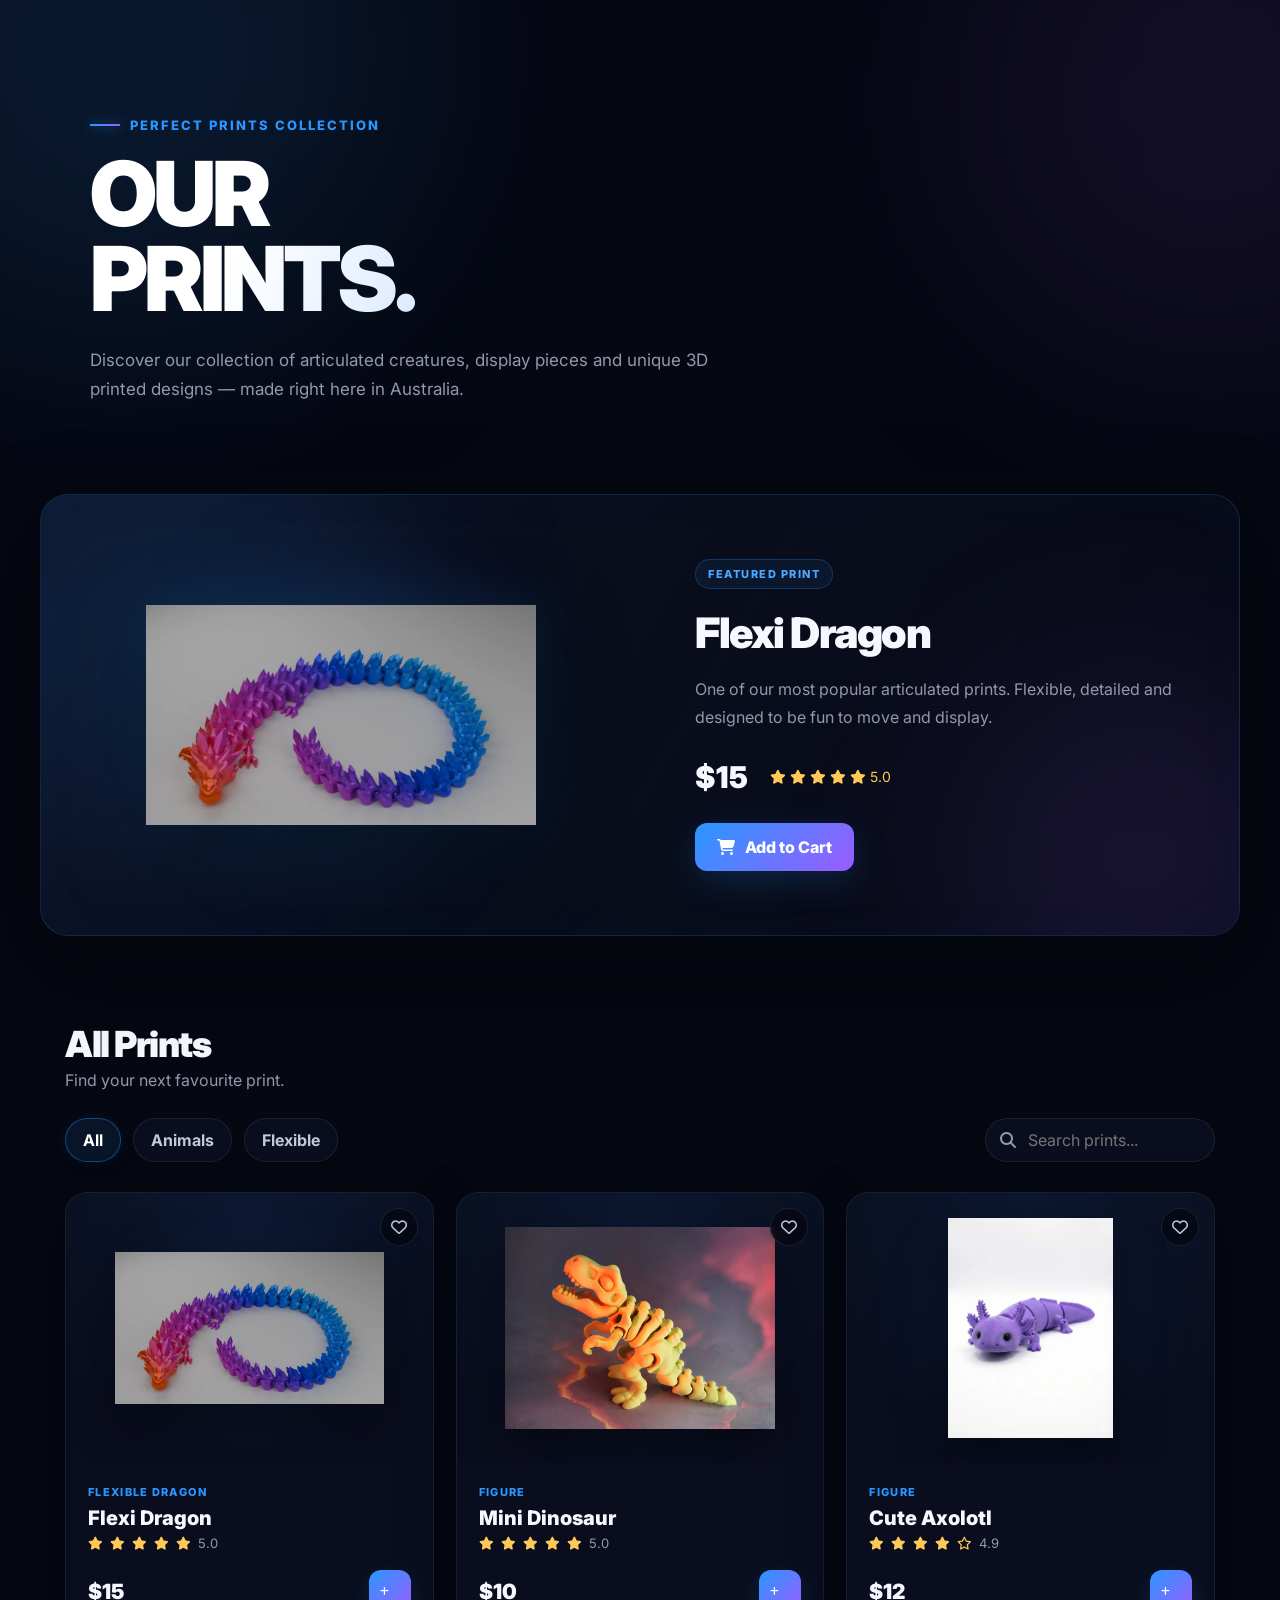
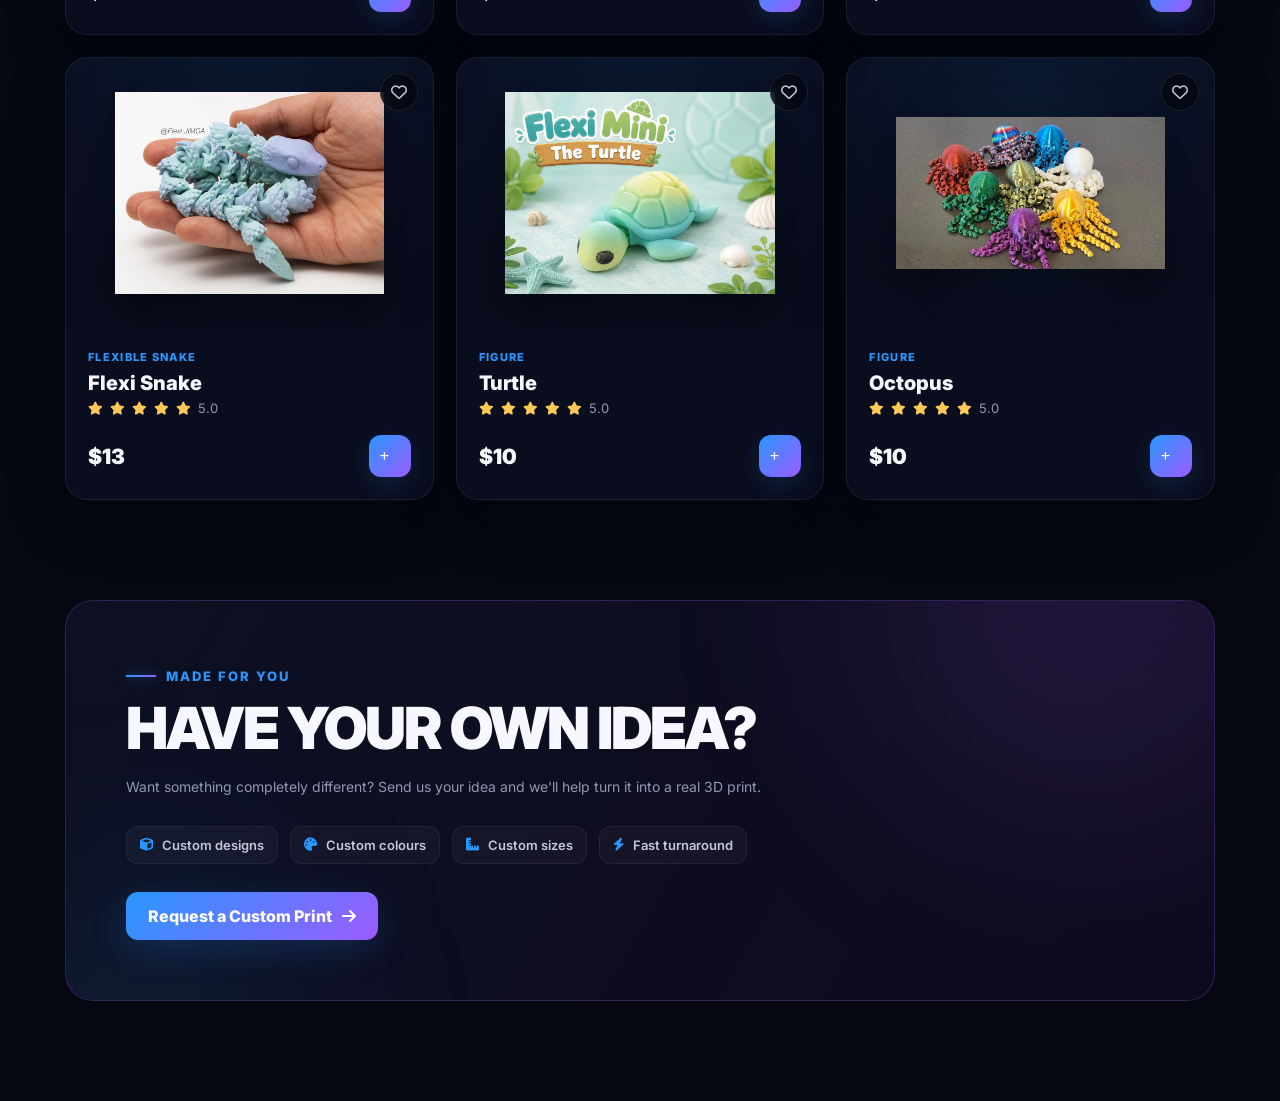
<file: products.html>
<!DOCTYPE html>
<html lang="en">
<head>
    <meta charset="UTF-8">
    <meta name="viewport" content="width=device-width, initial-scale=1.0">

    <title>Products | Perfect Prints</title>

    <link rel="preconnect" href="https://fonts.googleapis.com">
    <link rel="preconnect" href="https://fonts.gstatic.com" crossorigin>
    <link href="https://fonts.googleapis.com/css2?family=Inter:wght@400;500;600;700;800;900&display=swap" rel="stylesheet">

    <link rel="stylesheet"
          href="https://cdnjs.cloudflare.com/ajax/libs/font-awesome/6.5.2/css/all.min.css">

    <link rel="stylesheet" href="style.css">

    <style>
        /* =========================================================
           PERFECT PRINTS — PRODUCTS PAGE
           ========================================================= */

        .products-page {
            min-height: 100vh;
            padding-bottom: 100px;
        }

        /* PAGE HERO */

        .products-hero {
            position: relative;
            padding: 110px 7% 70px;
            overflow: hidden;
        }

        .products-hero::before {
            content: "";
            position: absolute;
            width: 600px;
            height: 600px;
            background: rgba(41,151,255,.12);
            filter: blur(120px);
            border-radius: 50%;
            top: -250px;
            left: -180px;
            pointer-events: none;
        }

        .products-hero::after {
            content: "";
            position: absolute;
            width: 500px;
            height: 500px;
            background: rgba(155,92,255,.10);
            filter: blur(120px);
            border-radius: 50%;
            right: -180px;
            top: -150px;
            pointer-events: none;
        }

        .products-hero-content {
            position: relative;
            z-index: 2;
            max-width: 1200px;
            margin: auto;
        }

        .products-eyebrow {
            display: inline-flex;
            align-items: center;
            gap: 10px;
            color: var(--blue);
            font-size: 13px;
            font-weight: 800;
            letter-spacing: 2px;
            text-transform: uppercase;
            margin-bottom: 18px;
        }

        .products-eyebrow::before {
            content: "";
            width: 30px;
            height: 2px;
            background: linear-gradient(
                90deg,
                var(--blue),
                var(--purple)
            );
            box-shadow: 0 0 12px rgba(41,151,255,.7);
        }

        .products-title {
            font-size: clamp(48px, 7vw, 92px);
            line-height: .95;
            font-weight: 900;
            letter-spacing: -4px;
            max-width: 850px;
            margin: 0;
            background: linear-gradient(
                110deg,
                #fff 20%,
                #c9dfff 55%,
                #9b5cff 100%
            );
            -webkit-background-clip: text;
            -webkit-text-fill-color: transparent;
        }

        .products-subtitle {
            max-width: 650px;
            color: var(--muted);
            font-size: 17px;
            line-height: 1.7;
            margin-top: 25px;
        }

        /* FEATURED PRODUCT */

        .featured-product {
            position: relative;
            max-width: 1200px;
            margin: 20px auto 90px;
            min-height: 440px;
            border: 1px solid rgba(41,151,255,.20);
            border-radius: 28px;
            background:
                linear-gradient(
                    120deg,
                    rgba(13,17,35,.94),
                    rgba(8,11,24,.72)
                );
            box-shadow:
                0 30px 90px rgba(0,0,0,.35),
                inset 0 0 60px rgba(41,151,255,.025);
            overflow: hidden;
        }

        .featured-product::before {
            content: "";
            position: absolute;
            width: 450px;
            height: 450px;
            background: rgba(41,151,255,.13);
            filter: blur(100px);
            border-radius: 50%;
            left: -100px;
            top: -80px;
        }

        .featured-product::after {
            content: "";
            position: absolute;
            width: 350px;
            height: 350px;
            background: rgba(155,92,255,.13);
            filter: blur(100px);
            border-radius: 50%;
            right: -80px;
            bottom: -100px;
        }

        .featured-inner {
            position: relative;
            z-index: 2;
            display: grid;
            grid-template-columns: 1fr 1fr;
            min-height: 440px;
        }

        .featured-image {
            display: flex;
            justify-content: center;
            align-items: center;
            padding: 45px;
            position: relative;
        }

        .featured-image::before {
            content: "";
            position: absolute;
            width: 260px;
            height: 260px;
            border-radius: 50%;
            background: rgba(41,151,255,.12);
            filter: blur(60px);
        }

        .featured-image img {
            position: relative;
            z-index: 2;
            width: min(100%, 390px);
            max-height: 360px;
            object-fit: contain;
            filter:
                drop-shadow(0 25px 40px rgba(0,0,0,.55))
                drop-shadow(0 0 25px rgba(41,151,255,.15));
            transition: .4s ease;
        }

        .featured-product:hover .featured-image img {
            transform: translateY(-8px) scale(1.03);
        }

        .featured-info {
            display: flex;
            flex-direction: column;
            justify-content: center;
            padding: 55px;
        }

        .featured-label {
            display: inline-flex;
            width: fit-content;
            padding: 7px 12px;
            border-radius: 999px;
            border: 1px solid rgba(41,151,255,.25);
            background: rgba(41,151,255,.08);
            color: var(--blue-bright);
            font-size: 11px;
            font-weight: 800;
            letter-spacing: 1.5px;
            text-transform: uppercase;
            margin-bottom: 18px;
        }

        .featured-info h2 {
            margin: 0;
            font-size: 42px;
            font-weight: 900;
            letter-spacing: -1.5px;
        }

        .featured-info p {
            color: var(--muted);
            line-height: 1.7;
            max-width: 500px;
            margin: 18px 0;
        }

        .featured-meta {
            display: flex;
            align-items: center;
            gap: 22px;
            margin: 10px 0 28px;
        }

        .featured-price {
            font-size: 30px;
            font-weight: 900;
        }

        .featured-rating {
            color: #ffc857;
            font-size: 14px;
        }

        .featured-button {
            display: inline-flex;
            align-items: center;
            justify-content: center;
            gap: 10px;
            width: fit-content;
            padding: 14px 22px;
            border-radius: 12px;
            color: white;
            text-decoration: none;
            font-weight: 800;
            background: linear-gradient(
                135deg,
                var(--blue),
                var(--purple)
            );
            box-shadow:
                0 10px 35px rgba(41,151,255,.18);
            transition: .25s ease;
            border: none;
            cursor: pointer;
        }

        .featured-button:hover {
            transform: translateY(-2px);
            box-shadow:
                0 14px 40px rgba(41,151,255,.30);
        }

        /* PRODUCT SECTION */

        .product-section {
            max-width: 1200px;
            margin: auto;
            padding: 0 25px;
        }

        .section-heading {
            display: flex;
            justify-content: space-between;
            align-items: end;
            gap: 20px;
            margin-bottom: 28px;
        }

        .section-heading h2 {
            margin: 0;
            font-size: 36px;
            font-weight: 900;
            letter-spacing: -1.5px;
        }

        .section-heading p {
            margin: 8px 0 0;
            color: var(--muted);
        }

        /* FILTERS */

        .product-controls {
            display: flex;
            gap: 12px;
            flex-wrap: wrap;
            margin-bottom: 30px;
        }

        .filter-button {
            border: 1px solid var(--border);
            background: rgba(13,17,35,.72);
            color: var(--muted-light);
            padding: 11px 17px;
            border-radius: 999px;
            cursor: pointer;
            font-family: inherit;
            font-weight: 700;
            transition: .25s ease;
        }

        .filter-button:hover,
        .filter-button.active {
            color: white;
            border-color: rgba(41,151,255,.4);
            background: rgba(41,151,255,.10);
            box-shadow: 0 0 20px rgba(41,151,255,.08);
        }

        .product-search {
            margin-left: auto;
            position: relative;
        }

        .product-search i {
            position: absolute;
            left: 15px;
            top: 50%;
            transform: translateY(-50%);
            color: var(--muted);
        }

        .product-search input {
            width: 230px;
            padding: 11px 15px 11px 42px;
            border-radius: 999px;
            border: 1px solid var(--border);
            background: rgba(13,17,35,.72);
            color: white;
            outline: none;
            font-family: inherit;
        }

        .product-search input:focus {
            border-color: rgba(41,151,255,.45);
            box-shadow: 0 0 20px rgba(41,151,255,.08);
        }

        /* GRID */

        .products-grid {
            display: grid;
            grid-template-columns: repeat(3, 1fr);
            gap: 22px;
        }

        .product-card {
            position: relative;
            overflow: hidden;
            border-radius: 22px;
            border: 1px solid rgba(255,255,255,.07);
            background: rgba(13,17,35,.76);
            box-shadow: 0 20px 60px rgba(0,0,0,.22);
            transition:
                transform .3s ease,
                border-color .3s ease,
                box-shadow .3s ease;
        }

        .product-card::before {
            content: "";
            position: absolute;
            inset: 0;
            background:
                radial-gradient(
                    circle at 50% 0%,
                    rgba(41,151,255,.08),
                    transparent 55%
                );
            pointer-events: none;
        }

        .product-card:hover {
            transform: translateY(-7px);
            border-color: rgba(41,151,255,.25);
            box-shadow:
                0 25px 70px rgba(0,0,0,.35),
                0 0 30px rgba(41,151,255,.06);
        }

        .product-image-wrap {
            position: relative;
            height: 270px;
            display: flex;
            align-items: center;
            justify-content: center;
            padding: 25px;
            overflow: hidden;
        }

        .product-image-wrap::after {
            content: "";
            position: absolute;
            width: 170px;
            height: 170px;
            border-radius: 50%;
            background: rgba(41,151,255,.08);
            filter: blur(45px);
        }

        .product-image-wrap img {
            position: relative;
            z-index: 2;
            max-width: 85%;
            max-height: 220px;
            object-fit: contain;
            transition: .35s ease;
            filter: drop-shadow(0 15px 25px rgba(0,0,0,.45));
        }

        .product-card:hover .product-image-wrap img {
            transform: scale(1.06) translateY(-4px);
        }

        .wishlist-button {
            position: absolute;
            z-index: 5;
            right: 15px;
            top: 15px;
            width: 38px;
            height: 38px;
            border-radius: 50%;
            border: 1px solid rgba(255,255,255,.09);
            background: rgba(5,7,17,.75);
            color: var(--muted-light);
            cursor: pointer;
            transition: .2s ease;
        }

        .wishlist-button:hover {
            color: #fff;
            border-color: rgba(155,92,255,.45);
            background: rgba(155,92,255,.12);
        }

        .product-info {
            position: relative;
            z-index: 2;
            padding: 22px;
        }

        .product-type {
            color: var(--blue);
            font-size: 11px;
            font-weight: 800;
            letter-spacing: 1.3px;
            text-transform: uppercase;
        }

        .product-info h3 {
            margin: 7px 0 5px;
            font-size: 20px;
            font-weight: 850;
        }

        .product-rating {
            display: flex;
            align-items: center;
            gap: 7px;
            color: #ffc857;
            font-size: 13px;
        }

        .product-rating span {
            color: var(--muted);
        }

        .product-bottom {
            display: flex;
            align-items: center;
            justify-content: space-between;
            margin-top: 19px;
            gap: 12px;
        }

        .product-price {
            font-size: 21px;
            font-weight: 900;
        }

        .add-button {
            border: 0;
            width: 42px;
            height: 42px;
            border-radius: 12px;
            color: white;
            background: linear-gradient(
                135deg,
                var(--blue),
                var(--purple)
            );
            cursor: pointer;
            box-shadow: 0 7px 25px rgba(41,151,255,.16);
            transition: .2s ease;
        }

        .add-button:hover {
            transform: scale(1.06);
            box-shadow: 0 10px 30px rgba(41,151,255,.28);
        }

        /* CUSTOM PRINT */

        .custom-section {
            position: relative;
            max-width: 1200px;
            margin: 100px auto 0;
            padding: 0 25px;
        }

        .custom-card {
            position: relative;
            overflow: hidden;
            border-radius: 28px;
            border: 1px solid rgba(155,92,255,.25);
            background:
                linear-gradient(
                    120deg,
                    rgba(13,17,35,.95),
                    rgba(16,11,31,.90)
                );
            padding: 60px;
        }

        .custom-card::before {
            content: "";
            position: absolute;
            width: 450px;
            height: 450px;
            border-radius: 50%;
            background: rgba(155,92,255,.12);
            filter: blur(100px);
            right: -100px;
            top: -220px;
        }

        .custom-card::after {
            content: "";
            position: absolute;
            width: 350px;
            height: 350px;
            border-radius: 50%;
            background: rgba(41,151,255,.08);
            filter: blur(90px);
            left: -100px;
            bottom: -200px;
        }

        .custom-content {
            position: relative;
            z-index: 2;
            max-width: 720px;
        }

        .custom-content .products-eyebrow {
            margin-bottom: 15px;
        }

        .custom-content h2 {
            margin: 0;
            font-size: clamp(34px, 5vw, 58px);
            line-height: 1;
            font-weight: 900;
            letter-spacing: -2px;
        }

        .custom-content p {
            color: var(--muted);
            line-height: 1.7;
            margin: 18px 0 27px;
            max-width: 650px;
        }

        .custom-features {
            display: flex;
            flex-wrap: wrap;
            gap: 12px;
            margin-bottom: 28px;
        }

        .custom-feature {
            display: flex;
            align-items: center;
            gap: 9px;
            padding: 10px 13px;
            border-radius: 12px;
            background: rgba(255,255,255,.035);
            border: 1px solid rgba(255,255,255,.06);
            color: var(--muted-light);
            font-size: 13px;
            font-weight: 600;
        }

        .custom-feature i {
            color: var(--blue);
        }

        /* RESPONSIVE */

        @media (max-width: 900px) {

            .featured-inner {
                grid-template-columns: 1fr;
            }

            .featured-image {
                min-height: 330px;
            }

            .products-grid {
                grid-template-columns: repeat(2, 1fr);
            }

            .product-search {
                margin-left: 0;
                width: 100%;
            }

            .product-search input {
                width: 100%;
            }
        }

        @media (max-width: 650px) {

            .products-hero {
                padding: 80px 22px 45px;
            }

            .products-title {
                font-size: 50px;
                letter-spacing: -2.5px;
            }

            .products-subtitle {
                font-size: 15px;
            }

            .featured-product {
                margin: 10px 18px 65px;
            }

            .featured-image {
                min-height: 260px;
                padding: 25px;
            }

            .featured-image img {
                max-height: 230px;
            }

            .featured-info {
                padding: 32px;
            }

            .featured-info h2 {
                font-size: 32px;
            }

            .section-heading {
                align-items: start;
                flex-direction: column;
            }

            .product-section {
                padding: 0 18px;
            }

            .products-grid {
                grid-template-columns: 1fr;
            }

            .product-image-wrap {
                height: 300px;
            }

            .custom-section {
                padding: 0 18px;
                margin-top: 70px;
            }

            .custom-card {
                padding: 35px 25px;
            }
        }
    </style>
</head>

<body>

<div class="products-page">

    <!-- HERO -->

    <section class="products-hero">
        <div class="products-hero-content">

            <div class="products-eyebrow">
                Perfect Prints Collection
            </div>

            <h1 class="products-title">
                OUR<br>
                PRINTS.
            </h1>

            <p class="products-subtitle">
                Discover our collection of articulated creatures,
                display pieces and unique 3D printed designs —
                made right here in Australia.
            </p>

        </div>
    </section>


    <!-- FEATURED PRODUCT -->

    <section class="featured-product">

        <div class="featured-inner">

            <div class="featured-image">
                <img
                    src="dragon.jpg"
                    alt="Flexi Dragon"
                >
            </div>

            <div class="featured-info">

                <div class="featured-label">
                    Featured Print
                </div>

                <h2>Flexi Dragon</h2>

                <p>
                    One of our most popular articulated prints.
                    Flexible, detailed and designed to be fun to
                    move and display.
                </p>

                <div class="featured-meta">

                    <div class="featured-price">
                        $15
                    </div>

                    <div class="featured-rating">
                        <i class="fa-solid fa-star"></i>
                        <i class="fa-solid fa-star"></i>
                        <i class="fa-solid fa-star"></i>
                        <i class="fa-solid fa-star"></i>
                        <i class="fa-solid fa-star"></i>
                        5.0
                    </div>

                </div>

                <button
                    class="featured-button"
                    onclick="addToCart('flexi-dragon')"
                >
                    <i class="fa-solid fa-cart-shopping"></i>
                    Add to Cart
                </button>

            </div>

        </div>

    </section>


    <!-- PRODUCTS -->

    <section class="product-section">

        <div class="section-heading">

            <div>
                <h2>All Prints</h2>
                <p>Find your next favourite print.</p>
            </div>

        </div>


        <div class="product-controls">

            <button
                class="filter-button active"
                onclick="filterProducts('all', this)"
            >
                All
            </button>

            <button
                class="filter-button"
                onclick="filterProducts('animals', this)"
            >
                Animals
            </button>

            <button
                class="filter-button"
                onclick="filterProducts('flexible', this)"
            >
                Flexible
            </button>

            <div class="product-search">

                <i class="fa-solid fa-magnifying-glass"></i>

                <input
                    type="text"
                    id="productSearch"
                    placeholder="Search prints..."
                    oninput="searchProducts()"
                >

            </div>

        </div>


        <div class="products-grid" id="productsGrid">


            <!-- DRAGON -->

            <article
                class="product-card"
                data-category="animals flexible"
                data-name="flexi dragon"
            >

                <div class="product-image-wrap">

                    <button
                        class="wishlist-button"
                        onclick="toggleWishlist('flexi-dragon')"
                        aria-label="Add dragon to wishlist"
                    >
                        <i class="fa-regular fa-heart"></i>
                    </button>

                    <img
                        src="dragon.jpg"
                        alt="Flexi Dragon"
                    >

                </div>

                <div class="product-info">

                    <div class="product-type">
                        Flexible Dragon
                    </div>

                    <h3>Flexi Dragon</h3>

                    <div class="product-rating">
                        <i class="fa-solid fa-star"></i>
                        <i class="fa-solid fa-star"></i>
                        <i class="fa-solid fa-star"></i>
                        <i class="fa-solid fa-star"></i>
                        <i class="fa-solid fa-star"></i>
                        <span>5.0</span>
                    </div>

                    <div class="product-bottom">

                        <div class="product-price">
                            $15
                        </div>

                        <button
                            class="add-button"
                            onclick="addToCart('flexi-dragon')"
                            aria-label="Add Flexi Dragon to cart"
                        >
                            <i class="fa-solid fa-plus"></i>
                        </button>

                    </div>

                </div>

            </article>


            <!-- DINOSAUR -->

            <article
                class="product-card"
                data-category="animals"
                data-name="mini dinosaur dinosaur"
            >

                <div class="product-image-wrap">

                    <button
                        class="wishlist-button"
                        onclick="toggleWishlist('mini-dinosaur')"
                        aria-label="Add dinosaur to wishlist"
                    >
                        <i class="fa-regular fa-heart"></i>
                    </button>

                    <img
                        src="dinosaur.jpg"
                        alt="Mini Dinosaur"
                    >

                </div>

                <div class="product-info">

                    <div class="product-type">
                        Figure
                    </div>

                    <h3>Mini Dinosaur</h3>

                    <div class="product-rating">
                        <i class="fa-solid fa-star"></i>
                        <i class="fa-solid fa-star"></i>
                        <i class="fa-solid fa-star"></i>
                        <i class="fa-solid fa-star"></i>
                        <i class="fa-solid fa-star"></i>
                        <span>5.0</span>
                    </div>

                    <div class="product-bottom">

                        <div class="product-price">
                            $10
                        </div>

                        <button
                            class="add-button"
                            onclick="addToCart('mini-dinosaur')"
                            aria-label="Add Mini Dinosaur to cart"
                        >
                            <i class="fa-solid fa-plus"></i>
                        </button>

                    </div>

                </div>

            </article>


            <!-- AXOLOTL -->

            <article
                class="product-card"
                data-category="animals"
                data-name="cute axolotl axolotl"
            >

                <div class="product-image-wrap">

                    <button
                        class="wishlist-button"
                        onclick="toggleWishlist('cute-axolotl')"
                        aria-label="Add axolotl to wishlist"
                    >
                        <i class="fa-regular fa-heart"></i>
                    </button>

                    <img
                        src="axolotl.jpg"
                        alt="Cute Axolotl"
                    >

                </div>

                <div class="product-info">

                    <div class="product-type">
                        Figure
                    </div>

                    <h3>Cute Axolotl</h3>

                    <div class="product-rating">
                        <i class="fa-solid fa-star"></i>
                        <i class="fa-solid fa-star"></i>
                        <i class="fa-solid fa-star"></i>
                        <i class="fa-solid fa-star"></i>
                        <i class="fa-regular fa-star"></i>
                        <span>4.9</span>
                    </div>

                    <div class="product-bottom">

                        <div class="product-price">
                            $12
                        </div>

                        <button
                            class="add-button"
                            onclick="addToCart('cute-axolotl')"
                            aria-label="Add Cute Axolotl to cart"
                        >
                            <i class="fa-solid fa-plus"></i>
                        </button>

                    </div>

                </div>

            </article>


            <!-- SNAKE -->

            <article
                class="product-card"
                data-category="animals flexible"
                data-name="flexi snake snake"
            >

                <div class="product-image-wrap">

                    <button
                        class="wishlist-button"
                        onclick="toggleWishlist('flexi-snake')"
                        aria-label="Add snake to wishlist"
                    >
                        <i class="fa-regular fa-heart"></i>
                    </button>

                    <img
                        src="snake.jpg"
                        alt="Flexi Snake"
                    >

                </div>

                <div class="product-info">

                    <div class="product-type">
                        Flexible Snake
                    </div>

                    <h3>Flexi Snake</h3>

                    <div class="product-rating">
                        <i class="fa-solid fa-star"></i>
                        <i class="fa-solid fa-star"></i>
                        <i class="fa-solid fa-star"></i>
                        <i class="fa-solid fa-star"></i>
                        <i class="fa-solid fa-star"></i>
                        <span>5.0</span>
                    </div>

                    <div class="product-bottom">

                        <div class="product-price">
                            $13
                        </div>

                        <button
                            class="add-button"
                            onclick="addToCart('flexi-snake')"
                            aria-label="Add Flexi Snake to cart"
                        >
                            <i class="fa-solid fa-plus"></i>
                        </button>

                    </div>

                </div>

            </article>


            <!-- TURTLE -->

            <article
                class="product-card"
                data-category="animals"
                data-name="turtle"
            >

                <div class="product-image-wrap">

                    <button
                        class="wishlist-button"
                        onclick="toggleWishlist('turtle')"
                        aria-label="Add turtle to wishlist"
                    >
                        <i class="fa-regular fa-heart"></i>
                    </button>

                    <img
                        src="turtle.jpg"
                        alt="Turtle"
                    >

                </div>

                <div class="product-info">

                    <div class="product-type">
                        Figure
                    </div>

                    <h3>Turtle</h3>

                    <div class="product-rating">
                        <i class="fa-solid fa-star"></i>
                        <i class="fa-solid fa-star"></i>
                        <i class="fa-solid fa-star"></i>
                        <i class="fa-solid fa-star"></i>
                        <i class="fa-solid fa-star"></i>
                        <span>5.0</span>
                    </div>

                    <div class="product-bottom">

                        <div class="product-price">
                            $10
                        </div>

                        <button
                            class="add-button"
                            onclick="addToCart('turtle')"
                            aria-label="Add Turtle to cart"
                        >
                            <i class="fa-solid fa-plus"></i>
                        </button>

                    </div>

                </div>

            </article>


            <!-- OCTOPUS -->

            <article
                class="product-card"
                data-category="animals"
                data-name="octopus"
            >

                <div class="product-image-wrap">

                    <button
                        class="wishlist-button"
                        onclick="toggleWishlist('octopus')"
                        aria-label="Add octopus to wishlist"
                    >
                        <i class="fa-regular fa-heart"></i>
                    </button>

                    <img
                        src="octopus.jpg"
                        alt="Octopus"
                    >

                </div>

                <div class="product-info">

                    <div class="product-type">
                        Figure
                    </div>

                    <h3>Octopus</h3>

                    <div class="product-rating">
                        <i class="fa-solid fa-star"></i>
                        <i class="fa-solid fa-star"></i>
                        <i class="fa-solid fa-star"></i>
                        <i class="fa-solid fa-star"></i>
                        <i class="fa-solid fa-star"></i>
                        <span>5.0</span>
                    </div>

                    <div class="product-bottom">

                        <div class="product-price">
                            $10
                        </div>

                        <button
                            class="add-button"
                            onclick="addToCart('octopus')"
                            aria-label="Add Octopus to cart"
                        >
                            <i class="fa-solid fa-plus"></i>
                        </button>

                    </div>

                </div>

            </article>

        </div>

    </section>


    <!-- CUSTOM PRINT -->

    <section class="custom-section">

        <div class="custom-card">

            <div class="custom-content">

                <div class="products-eyebrow">
                    Made for you
                </div>

                <h2>
                    HAVE YOUR OWN
                    IDEA?
                </h2>

                <p>
                    Want something completely different?
                    Send us your idea and we'll help turn it
                    into a real 3D print.
                </p>

                <div class="custom-features">

                    <div class="custom-feature">
                        <i class="fa-solid fa-cube"></i>
                        Custom designs
                    </div>

                    <div class="custom-feature">
                        <i class="fa-solid fa-palette"></i>
                        Custom colours
                    </div>

                    <div class="custom-feature">
                        <i class="fa-solid fa-ruler-combined"></i>
                        Custom sizes
                    </div>

                    <div class="custom-feature">
                        <i class="fa-solid fa-bolt"></i>
                        Fast turnaround
                    </div>

                </div>

                <a
                    href="contact.html"
                    class="featured-button"
                >
                    Request a Custom Print
                    <i class="fa-solid fa-arrow-right"></i>
                </a>

            </div>

        </div>

    </section>

</div>


<script>

/* =========================================================
   PRODUCT DATA
   ========================================================= */

const PRODUCTS = {

    "flexi-dragon": {
        id: "flexi-dragon",
        name: "Flexi Dragon",
        price: 15,
        image: "dragon.jpg"
    },

    "mini-dinosaur": {
        id: "mini-dinosaur",
        name: "Mini Dinosaur",
        price: 10,
        image: "dinosaur.jpg"
    },

    "cute-axolotl": {
        id: "cute-axolotl",
        name: "Cute Axolotl",
        price: 12,
        image: "axolotl.jpg"
    },

    "flexi-snake": {
        id: "flexi-snake",
        name: "Flexi Snake",
        price: 13,
        image: "snake.jpg"
    },

    "turtle": {
        id: "turtle",
        name: "Turtle",
        price: 10,
        image: "turtle.jpg"
    },

    "octopus": {
        id: "octopus",
        name: "Octopus",
        price: 10,
        image: "octopus.jpg"
    }

};


/* =========================================================
   CART
   ========================================================= */

function getCart() {

    try {

        return JSON.parse(
            localStorage.getItem("perfectPrintsCart")
        ) || [];

    } catch {

        return [];

    }

}


function saveCart(cart) {

    localStorage.setItem(
        "perfectPrintsCart",
        JSON.stringify(cart)
    );

}


function addToCart(id) {

    const product = PRODUCTS[id];

    if (!product) return;

    const cart = getCart();

    const existing = cart.find(
        item => item.id === id
    );

    if (existing) {

        existing.quantity =
            Number(existing.quantity || 1) + 1;

    } else {

        cart.push({

            id: product.id,
            name: product.name,
            price: product.price,
            image: product.image,
            quantity: 1

        });

    }

    saveCart(cart);

    showProductMessage(
        product.name + " added to cart"
    );

}


/* =========================================================
   WISHLIST
   ========================================================= */

function getWishlist() {

    try {

        return JSON.parse(
            localStorage.getItem("perfectPrintsWishlist")
        ) || [];

    } catch {

        return [];

    }

}


function saveWishlist(list) {

    localStorage.setItem(
        "perfectPrintsWishlist",
        JSON.stringify(list)
    );

}


function toggleWishlist(id) {

    const list = getWishlist();

    const index = list.indexOf(id);

    if (index === -1) {

        list.push(id);
        showProductMessage("Added to wishlist");

    } else {

        list.splice(index, 1);
        showProductMessage("Removed from wishlist");

    }

    saveWishlist(list);

}


/* =========================================================
   FILTER
   ========================================================= */

function filterProducts(category, button) {

    document
        .querySelectorAll(".filter-button")
        .forEach(btn => {
            btn.classList.remove("active");
        });

    button.classList.add("active");

    document
        .querySelectorAll(".product-card")
        .forEach(card => {

            if (category === "all") {

                card.style.display = "";

                return;

            }

            const categories =
                card.dataset.category.split(" ");

            card.style.display =
                categories.includes(category)
                    ? ""
                    : "none";

        });

}


/* =========================================================
   SEARCH
   ========================================================= */

function searchProducts() {

    const query =
        document
            .getElementById("productSearch")
            .value
            .toLowerCase()
            .trim();

    document
        .querySelectorAll(".product-card")
        .forEach(card => {

            const name =
                card.dataset.name.toLowerCase();

            card.style.display =
                name.includes(query)
                    ? ""
                    : "none";

        });

}


/* =========================================================
   MESSAGE
   ========================================================= */

function showProductMessage(message) {

    let toast =
        document.getElementById("productToast");

    if (!toast) {

        toast = document.createElement("div");

        toast.id = "productToast";

        toast.style.position = "fixed";
        toast.style.left = "50%";
        toast.style.bottom = "30px";
        toast.style.transform =
            "translateX(-50%) translateY(20px)";
        toast.style.padding =
            "13px 20px";
        toast.style.borderRadius =
            "999px";
        toast.style.background =
            "rgba(13,17,35,.95)";
        toast.style.border =
            "1px solid rgba(41,151,255,.35)";
        toast.style.color =
            "#fff";
        toast.style.fontWeight =
            "700";
        toast.style.fontSize =
            "14px";
        toast.style.boxShadow =
            "0 15px 45px rgba(0,0,0,.4)";
        toast.style.opacity =
            "0";
        toast.style.zIndex =
            "99999";
        toast.style.transition =
            ".25s ease";

        document.body.appendChild(toast);

    }

    toast.textContent = message;

    toast.style.opacity = "1";
    toast.style.transform =
        "translateX(-50%) translateY(0)";

    clearTimeout(
        window.productToastTimer
    );

    window.productToastTimer =
        setTimeout(() => {

            toast.style.opacity = "0";

            toast.style.transform =
                "translateX(-50%) translateY(20px)";

        }, 2200);

}


/* =========================================================
   WISHLIST ICON STATE
   ========================================================= */

function updateWishlistButtons() {

    const list = getWishlist();

    document
        .querySelectorAll(".wishlist-button")
        .forEach(button => {

            const onclick =
                button.getAttribute("onclick") || "";

            const match =
                onclick.match(
                    /toggleWishlist\(['"]([^'"]+)/
                );

            if (!match) return;

            const id = match[1];

            const icon =
                button.querySelector("i");

            if (!icon) return;

            if (list.includes(id)) {

                icon.className =
                    "fa-solid fa-heart";

            } else {

                icon.className =
                    "fa-regular fa-heart";

            }

        });

}


/* =========================================================
   START
   ========================================================= */

document.addEventListener(
    "DOMContentLoaded",
    updateWishlistButtons
);

</script>

</body>
</html>
</file>
<file: style.css>
/* =========================================================
   PERFECT PRINTS
   HOME PAGE STYLES
========================================================= */

:root {
    --bg: #050711;
    --bg-soft: #080b18;

    --panel: rgba(13, 17, 35, 0.72);
    --panel-solid: #0d1123;

    --blue: #2997ff;
    --blue-bright: #4da8ff;
    --purple: #9b5cff;

    --text: #f7f8ff;
    --muted: #9298ad;
    --muted-light: #c4c8d8;

    --border: rgba(255, 255, 255, 0.08);
    --border-blue: rgba(41, 151, 255, 0.25);

    --radius: 22px;
    --radius-small: 14px;

    --shadow: 0 20px 70px rgba(0, 0, 0, 0.35);

    --selected: #2997ff;
}


/* =========================================================
   RESET
========================================================= */

* {
    margin: 0;
    padding: 0;
    box-sizing: border-box;
}

html {
    scroll-behavior: smooth;
}

body {
    font-family: "Inter", sans-serif;
    background: var(--bg);
    color: var(--text);
    min-height: 100vh;
    overflow-x: hidden;
}

button,
input {
    font: inherit;
}

button {
    border: 0;
}

a {
    color: inherit;
    text-decoration: none;
}

img {
    max-width: 100%;
}

::selection {
    background: rgba(41, 151, 255, 0.35);
    color: white;
}


/* =========================================================
   BACKGROUND
========================================================= */

.background-effects {
    position: fixed;
    inset: 0;
    pointer-events: none;
    overflow: hidden;
    z-index: -2;
}

.glow {
    position: absolute;
    border-radius: 50%;
    filter: blur(100px);
    opacity: 0.18;
}

.glow-blue {
    width: 500px;
    height: 500px;
    background: var(--blue);
    top: -220px;
    left: -180px;
}

.glow-purple {
    width: 550px;
    height: 550px;
    background: var(--purple);
    right: -220px;
    top: 20%;
}

.grid-background {
    position: absolute;
    inset: 0;

    background-image:
        linear-gradient(
            rgba(255,255,255,0.025) 1px,
            transparent 1px
        ),
        linear-gradient(
            90deg,
            rgba(255,255,255,0.025) 1px,
            transparent 1px
        );

    background-size: 60px 60px;

    mask-image: linear-gradient(
        to bottom,
        rgba(0,0,0,0.8),
        transparent 90%
    );
}


/* =========================================================
   SALE BAR
========================================================= */

.sale-bar {
    width: 100%;
    padding: 9px 20px;

    background:
        linear-gradient(
            90deg,
            rgba(41,151,255,0.12),
            rgba(155,92,255,0.12)
        );

    border-bottom: 1px solid var(--border);

    position: relative;
    z-index: 20;
}

.sale-content {
    display: flex;
    justify-content: center;
    align-items: center;
    gap: 8px;

    color: var(--muted-light);
    font-size: 12px;
    letter-spacing: 0.2px;
}

.sale-content i {
    color: var(--blue);
}

.sale-content strong {
    color: var(--text);
    font-weight: 800;
}


/* =========================================================
   HEADER
========================================================= */

.site-header {
    position: sticky;
    top: 0;
    z-index: 100;

    background: rgba(5, 7, 17, 0.78);
    backdrop-filter: blur(22px);
    -webkit-backdrop-filter: blur(22px);

    border-bottom: 1px solid var(--border);
}

.nav-shell {
    width: min(1400px, calc(100% - 40px));
    margin: auto;

    min-height: 76px;

    display: flex;
    align-items: center;
    gap: 25px;
}


/* LOGO */

.logo {
    display: inline-flex;
    align-items: center;
    gap: 10px;
    flex-shrink: 0;
}

.logo-mark {
    width: 42px;
    height: 42px;

    display: grid;
    place-items: center;

    border-radius: 12px;

    background:
        linear-gradient(
            135deg,
            var(--blue),
            var(--purple)
        );

    box-shadow:
        0 0 25px rgba(41,151,255,0.2);

    font-weight: 900;
}

.logo-mark span {
    font-size: 13px;
    letter-spacing: -0.5px;
}

.logo-text {
    display: flex;
    flex-direction: column;
    line-height: 1;
}

.logo-text strong {
    font-size: 13px;
    letter-spacing: 1.5px;
}

.logo-text span {
    margin-top: 4px;
    color: var(--muted);
    font-size: 9px;
    font-weight: 700;
    letter-spacing: 3px;
}


/* SEARCH */

.search-box {
    height: 42px;
    width: 250px;

    display: flex;
    align-items: center;
    gap: 10px;

    padding: 0 12px;

    background: rgba(255,255,255,0.035);

    border: 1px solid var(--border);
    border-radius: 12px;

    transition:
        border-color 0.25s ease,
        box-shadow 0.25s ease;
}

.search-box:focus-within {
    border-color: var(--border-blue);

    box-shadow:
        0 0 0 3px rgba(41,151,255,0.06),
        0 0 30px rgba(41,151,255,0.08);
}

.search-box i {
    color: var(--muted);
    font-size: 13px;
}

.search-box input {
    width: 100%;

    background: transparent;
    border: 0;
    outline: 0;

    color: var(--text);
    font-size: 13px;
}

.search-box input::placeholder {
    color: var(--muted);
}

.search-box kbd {
    padding: 4px 6px;

    background: rgba(255,255,255,0.05);
    border: 1px solid var(--border);
    border-radius: 5px;

    color: var(--muted);
    font-size: 9px;

    white-space: nowrap;
}


/* NAV */

.main-nav {
    display: flex;
    align-items: center;
    gap: 4px;

    margin-left: auto;
}

.main-nav a {
    position: relative;

    padding: 10px 13px;

    color: var(--muted);
    font-size: 13px;
    font-weight: 600;

    border-radius: 9px;

    transition:
        color 0.25s ease,
        background 0.25s ease;
}

.main-nav a:hover {
    color: var(--text);
    background: rgba(255,255,255,0.035);
}

.main-nav a.active {
    color: white;
}

.main-nav a.active::after {
    content: "";

    position: absolute;
    left: 13px;
    right: 13px;
    bottom: 2px;

    height: 2px;

    background: var(--blue);
    border-radius: 10px;

    box-shadow:
        0 0 10px rgba(41,151,255,0.6);
}


/* HEADER ACTIONS */

.header-actions {
    display: flex;
    align-items: center;
    gap: 8px;
}

.icon-button,
.cart-button {
    position: relative;

    height: 42px;

    display: flex;
    align-items: center;
    justify-content: center;

    border: 1px solid var(--border);
    border-radius: 11px;

    background: rgba(255,255,255,0.025);

    transition:
        transform 0.2s ease,
        border-color 0.2s ease,
        background 0.2s ease;
}

.icon-button {
    width: 42px;
}

.icon-button:hover,
.cart-button:hover {
    transform: translateY(-1px);

    border-color: var(--border-blue);
    background: rgba(41,151,255,0.06);
}

.icon-button i,
.cart-button i {
    color: var(--muted-light);
    font-size: 14px;
}

.notification-dot {
    position: absolute;

    top: -4px;
    right: -4px;

    min-width: 17px;
    height: 17px;

    display: grid;
    place-items: center;

    padding: 0 4px;

    border-radius: 20px;

    background: var(--purple);
    color: white;

    font-size: 9px;
    font-weight: 800;

    border: 2px solid var(--bg);
}

.cart-button {
    gap: 8px;
    padding: 0 12px;

    color: var(--text);
    font-size: 12px;
    font-weight: 700;
}

.cart-button b {
    min-width: 19px;
    height: 19px;

    display: grid;
    place-items: center;

    border-radius: 50%;

    background: var(--blue);
    color: white;

    font-size: 9px;
}

.mobile-menu-button {
    display: none;

    width: 42px;
    height: 42px;

    border-radius: 11px;

    background: rgba(255,255,255,0.035);
    border: 1px solid var(--border);

    color: white;
    cursor: pointer;
}


/* MOBILE MENU */

.mobile-menu {
    display: none;

    width: min(1400px, calc(100% - 40px));
    margin: 0 auto;
    padding: 10px 0 15px;
}

.mobile-menu.open {
    display: grid;
    gap: 5px;
}

.mobile-menu a {
    display: flex;
    align-items: center;
    gap: 12px;

    padding: 13px;

    border-radius: 10px;

    color: var(--muted-light);
    font-size: 13px;
    font-weight: 600;

    background: rgba(255,255,255,0.025);
}

.mobile-menu a i {
    width: 18px;
    color: var(--blue);
}


/* =========================================================
   GENERAL
========================================================= */

main {
    position: relative;
}

.section {
    width: min(1200px, calc(100% - 40px));
    margin: 0 auto;
    padding: 100px 0;
}

.section-label {
    display: inline-block;

    color: var(--blue);

    font-size: 10px;
    font-weight: 800;
    letter-spacing: 2px;
}

.section-heading {
    display: flex;
    justify-content: space-between;
    align-items: end;
    gap: 40px;

    margin-bottom: 45px;
}

.section-heading h2 {
    margin-top: 10px;

    font-size: clamp(34px, 5vw, 52px);
    line-height: 1;
    letter-spacing: -2.5px;
}

.section-heading h2 span,
.section-heading h1 span {
    color: var(--blue);
}

.section-heading > p {
    max-width: 400px;

    color: var(--muted);
    font-size: 14px;
    line-height: 1.7;
}

.section-heading.centered {
    display: block;
    text-align: center;
}

.section-heading.centered > p {
    margin: 15px auto 0;
}


/* BUTTONS */

.primary-button,
.secondary-button {
    min-height: 48px;

    display: inline-flex;
    align-items: center;
    justify-content: center;
    gap: 10px;

    padding: 0 20px;

    border-radius: 12px;

    font-size: 13px;
    font-weight: 800;

    transition:
        transform 0.25s ease,
        box-shadow 0.25s ease,
        background 0.25s ease;
}

.primary-button {
    background: var(--blue);
    color: white;

    box-shadow:
        0 10px 30px rgba(41,151,255,0.18);
}

.primary-button:hover {
    transform: translateY(-2px);

    box-shadow:
        0 15px 40px rgba(41,151,255,0.28);
}

.secondary-button {
    color: var(--text);

    background: rgba(255,255,255,0.035);
    border: 1px solid var(--border);
}

.secondary-button:hover {
    transform: translateY(-2px);

    border-color: var(--border-blue);
    background: rgba(41,151,255,0.06);
}


/* =========================================================
   HERO
========================================================= */

.hero {
    width: min(1200px, calc(100% - 40px));
    min-height: 650px;

    margin: 0 auto;

    display: grid;
    grid-template-columns: 1fr 1fr;
    align-items: center;
    gap: 50px;

    padding: 70px 0 80px;
}

.hero-left {
    position: relative;
    z-index: 2;
}

.hero-badge {
    display: inline-flex;
    align-items: center;
    gap: 9px;

    padding: 8px 12px;

    border: 1px solid rgba(41,151,255,0.2);
    border-radius: 30px;

    background: rgba(41,151,255,0.055);

    color: var(--blue-bright);

    font-size: 10px;
    font-weight: 800;
    letter-spacing: 1.3px;
}

.pulse-dot {
    width: 7px;
    height: 7px;

    border-radius: 50%;

    background: var(--blue);

    box-shadow:
        0 0 0 5px rgba(41,151,255,0.08),
        0 0 14px var(--blue);

    animation: pulse 2s infinite;
}

@keyframes pulse {
    0%, 100% {
        opacity: 1;
    }

    50% {
        opacity: 0.45;
    }
}

.hero h1 {
    max-width: 700px;

    margin: 25px 0 20px;

    font-size: clamp(48px, 7vw, 78px);
    line-height: 0.95;

    letter-spacing: -5px;
    font-weight: 900;
}

.hero h1 span {
    display: block;
    color: var(--blue);
}

.hero-left > p {
    max-width: 570px;

    color: var(--muted);

    font-size: 16px;
    line-height: 1.7;
}

.hero-buttons {
    display: flex;
    flex-wrap: wrap;
    gap: 12px;

    margin-top: 30px;
}

.trust-row {
    display: flex;
    flex-wrap: wrap;
    gap: 20px;

    margin-top: 35px;
}

.trust-item {
    display: flex;
    align-items: center;
    gap: 8px;

    color: var(--muted);

    font-size: 11px;
    font-weight: 600;
}

.trust-item i {
    color: var(--blue);
}


/* HERO VISUAL */

.hero-right {
    position: relative;

    min-height: 500px;

    display: grid;
    place-items: center;
}

.hero-product {
    position: relative;

    width: min(500px, 100%);
    height: 500px;

    display: grid;
    place-items: center;
}

.product-glow {
    position: absolute;

    width: 300px;
    height: 300px;

    border-radius: 50%;

    background:
        radial-gradient(
            circle,
            rgba(41,151,255,0.2),
            rgba(155,92,255,0.08),
            transparent 70%
        );

    filter: blur(20px);
}

.dragon-placeholder {
    position: relative;
    z-index: 3;

    width: 420px;
    max-width: 90%;

    display: flex;
    align-items: center;
    justify-content: center;
}

.dragon-placeholder img {
    width: 100%;
    height: auto;

    max-height: 430px;

    object-fit: contain;

    display: block;

    filter:
        drop-shadow(0 25px 35px rgba(0,0,0,0.4))
        drop-shadow(0 0 30px rgba(41,151,255,0.12));

    transition:
        transform 0.5s ease,
        filter 0.5s ease;
}

.hero-product:hover .dragon-placeholder img {
    transform: translateY(-8px) scale(1.025);

    filter:
        drop-shadow(0 30px 40px rgba(0,0,0,0.45))
        drop-shadow(0 0 40px rgba(41,151,255,0.2));
}


/* ORBITS */

.hero-orbit {
    position: absolute;

    border: 1px solid rgba(41,151,255,0.12);

    border-radius: 50%;

    pointer-events: none;
}

.orbit-one {
    width: 470px;
    height: 190px;

    transform: rotate(-25deg);
}

.orbit-two {
    width: 390px;
    height: 470px;

    transform: rotate(20deg);

    border-color: rgba(155,92,255,0.1);
}

.orbit-three {
    width: 310px;
    height: 310px;

    border-color: rgba(255,255,255,0.06);
}


/* FLOATING CARDS */

.floating-card {
    position: absolute;
    z-index: 5;

    display: flex;
    align-items: center;
    gap: 10px;

    padding: 12px 14px;

    background: rgba(10,13,28,0.82);

    border: 1px solid var(--border);
    border-radius: 13px;

    box-shadow: var(--shadow);

    backdrop-filter: blur(14px);
}

.floating-card i {
    color: var(--blue);
}

.floating-card div {
    display: flex;
    flex-direction: column;
    gap: 3px;
}

.floating-card strong {
    font-size: 11px;
}

.floating-card span {
    color: var(--muted);
    font-size: 9px;
}

.card-top {
    top: 80px;
    right: 5px;
}

.card-bottom {
    bottom: 70px;
    left: 0;
}

.card-bottom i {
    color: var(--purple);
}


/* =========================================================
   STATS
========================================================= */

.stats-section {
    width: min(1200px, calc(100% - 40px));
    margin: 0 auto;

    padding: 35px 0;

    border-top: 1px solid var(--border);
    border-bottom: 1px solid var(--border);
}

.stats-grid {
    display: grid;
    grid-template-columns: repeat(4, 1fr);
}

.stat {
    position: relative;
    text-align: center;
}

.stat:not(:last-child)::after {
    content: "";

    position: absolute;
    right: 0;
    top: 10px;
    bottom: 10px;

    width: 1px;

    background: var(--border);
}

.stat strong {
    font-size: 28px;
    font-weight: 900;
    letter-spacing: -1px;
}

.stat > span {
    color: var(--blue);
    font-weight: 900;
}

.stat p {
    margin-top: 5px;

    color: var(--muted);

    font-size: 10px;
    font-weight: 600;
    letter-spacing: 0.4px;
}


/* =========================================================
   FEATURES
========================================================= */

.feature-grid {
    display: grid;
    grid-template-columns: repeat(4, 1fr);
    gap: 15px;
}

.feature-card {
    position: relative;

    min-height: 270px;

    padding: 25px;

    background: var(--panel);

    border: 1px solid var(--border);
    border-radius: var(--radius);

    overflow: hidden;

    transition:
        transform 0.3s ease,
        border-color 0.3s ease,
        background 0.3s ease;
}

.feature-card::after {
    content: "";

    position: absolute;

    width: 130px;
    height: 130px;

    right: -70px;
    bottom: -70px;

    border-radius: 50%;

    background: rgba(41,151,255,0.08);

    filter: blur(25px);
}

.feature-card:hover {
    transform: translateY(-5px);

    border-color: var(--border-blue);

    background: rgba(15,20,42,0.85);
}

.feature-icon {
    width: 45px;
    height: 45px;

    display: grid;
    place-items: center;

    margin-bottom: 25px;

    border-radius: 12px;

    font-size: 15px;
}

.feature-icon.blue {
    color: var(--blue);
    background: rgba(41,151,255,0.1);
}

.feature-icon.purple {
    color: var(--purple);
    background: rgba(155,92,255,0.1);
}

.feature-card > span {
    color: rgba(255,255,255,0.3);

    font-size: 10px;
    font-weight: 800;
}

.feature-card h3 {
    margin-top: 8px;

    font-size: 17px;
}

.feature-card p {
    margin-top: 10px;

    color: var(--muted);

    font-size: 12px;
    line-height: 1.7;
}


/* =========================================================
   PRODUCTS
========================================================= */

.product-grid {
    display: grid;
    grid-template-columns: repeat(4, 1fr);
    gap: 16px;
}

.product-card {
    overflow: hidden;

    background: var(--panel);

    border: 1px solid var(--border);
    border-radius: var(--radius);

    transition:
        transform 0.3s ease,
        border-color 0.3s ease,
        box-shadow 0.3s ease;
}

.product-card:hover {
    transform: translateY(-6px);

    border-color: var(--border-blue);

    box-shadow:
        0 25px 60px rgba(0,0,0,0.25);
}

.product-image {
    position: relative;

    height: 270px;

    display: flex;
    align-items: center;
    justify-content: center;

    background:
        radial-gradient(
            circle at center,
            rgba(41,151,255,0.08),
            transparent 65%
        );

    overflow: hidden;
}

.product-image::before {
    content: "";

    position: absolute;
    inset: 15px;

    border-radius: 16px;

    border: 1px solid rgba(255,255,255,0.035);
}

.product-emoji {
    width: 100%;
    height: 100%;

    display: flex;
    align-items: center;
    justify-content: center;

    padding: 30px;

    overflow: hidden;
}

.product-emoji img {
    width: 100%;
    height: 100%;

    object-fit: contain;

    display: block;

    transition:
        transform 0.4s ease,
        filter 0.4s ease;
}

.product-card:hover .product-emoji img {
    transform: scale(1.08);

    filter:
        drop-shadow(0 15px 25px rgba(0,0,0,0.35));
}


/* PRODUCT BADGE */

.product-badge {
    position: absolute;

    top: 15px;
    left: 15px;

    z-index: 3;

    padding: 6px 8px;

    border-radius: 7px;

    background: var(--blue);
    color: white;

    font-size: 8px;
    font-weight: 900;
    letter-spacing: 0.7px;
}

.product-badge.new {
    background: var(--purple);
}


/* WISHLIST BUTTON */

.wishlist-button {
    position: absolute;

    top: 12px;
    right: 12px;

    z-index: 4;

    width: 36px;
    height: 36px;

    display: grid;
    place-items: center;

    border-radius: 10px;

    background: rgba(5,7,17,0.72);

    border: 1px solid rgba(255,255,255,0.08);

    color: var(--muted-light);

    cursor: pointer;

    backdrop-filter: blur(10px);

    transition:
        color 0.2s ease,
        transform 0.2s ease,
        background 0.2s ease;
}

.wishlist-button:hover {
    transform: scale(1.06);

    color: white;
}

.wishlist-button.liked {
    color: #ff4d6d;

    background: rgba(255,77,109,0.1);
}


/* PRODUCT INFO */

.product-info {
    padding: 20px;
}

.product-category {
    color: var(--muted);

    font-size: 9px;
    font-weight: 800;
    letter-spacing: 1px;
}

.product-info h3 {
    margin-top: 7px;

    font-size: 16px;
}


/* RATING */

.rating {
    display: flex;
    align-items: center;
    gap: 7px;

    margin-top: 9px;
}

.star-icons {
    display: inline-flex;
    gap: 2px;

    color: #ffd43b;

    font-size: 9px;
}

.rating small {
    color: var(--muted);

    font-size: 9px;
    font-weight: 700;
}


/* PRODUCT BOTTOM */

.product-bottom {
    display: flex;
    align-items: center;
    justify-content: space-between;

    margin-top: 18px;
}

.product-bottom strong {
    font-size: 18px;
}

.add-button {
    display: flex;
    align-items: center;
    gap: 6px;

    padding: 9px 11px;

    border-radius: 9px;

    background: rgba(41,151,255,0.1);

    border: 1px solid rgba(41,151,255,0.16);

    color: var(--blue-bright);

    font-size: 10px;
    font-weight: 800;

    cursor: pointer;

    transition:
        background 0.2s ease,
        transform 0.2s ease;
}

.add-button:hover {
    transform: translateY(-1px);

    background: rgba(41,151,255,0.18);
}

.view-all {
    display: flex;
    align-items: center;
    gap: 8px;

    color: var(--blue);

    font-size: 12px;
    font-weight: 800;
}

.view-all:hover {
    color: var(--blue-bright);
}


/* =========================================================
   PROCESS
========================================================= */

.process-section {
    position: relative;
}

.process {
    position: relative;

    display: grid;
    grid-template-columns: repeat(4, 1fr);
    gap: 20px;

    margin-top: 55px;
}

.process-line {
    position: absolute;

    top: 25px;
    left: 12%;
    right: 12%;

    height: 1px;

    background:
        linear-gradient(
            90deg,
            transparent,
            rgba(41,151,255,0.3),
            transparent
        );
}

.process-step {
    position: relative;

    text-align: center;
}

.step-number {
    position: relative;
    z-index: 2;

    width: 50px;
    height: 50px;

    margin: 0 auto 20px;

    display: grid;
    place-items: center;

    border-radius: 50%;

    background: var(--panel-solid);

    border: 1px solid rgba(41,151,255,0.25);

    color: var(--blue);

    font-size: 10px;
    font-weight: 900;

    box-shadow:
        0 0 25px rgba(41,151,255,0.07);
}

.process-step > i {
    color: var(--muted-light);

    font-size: 15px;
}

.process-step h3 {
    margin-top: 12px;

    font-size: 15px;
}

.process-step p {
    max-width: 190px;

    margin: 8px auto 0;

    color: var(--muted);

    font-size: 11px;
    line-height: 1.6;
}


/* =========================================================
   COLOUR SECTION
========================================================= */

.colour-section {
    display: grid;
    grid-template-columns: 1fr 1fr;
    align-items: center;
    gap: 70px;
}

.colour-content h2 {
    margin-top: 10px;

    font-size: clamp(38px, 5vw, 55px);
    line-height: 1;

    letter-spacing: -2.5px;
}

.colour-content h2 span {
    color: var(--blue);
}

.colour-content > p {
    max-width: 420px;

    margin-top: 17px;

    color: var(--muted);

    font-size: 14px;
    line-height: 1.7;
}

.colour-selector {
    display: flex;
    flex-wrap: wrap;
    gap: 10px;

    margin-top: 25px;
}

.colour {
    position: relative;

    width: 31px;
    height: 31px;

    border-radius: 50%;

    background: var(--colour);

    border: 3px solid var(--bg);

    outline: 1px solid rgba(255,255,255,0.1);

    cursor: pointer;

    transition:
        transform 0.2s ease,
        box-shadow 0.2s ease;
}

.colour:hover {
    transform: scale(1.1);
}

.colour.active {
    outline: 2px solid var(--colour);

    box-shadow:
        0 0 18px var(--colour);
}

.selected-colour {
    display: block;

    margin-top: 14px;

    color: var(--muted-light);

    font-size: 11px;
}


/* COLOUR PREVIEW */

.colour-preview {
    position: relative;

    min-height: 390px;

    display: grid;
    place-items: center;
}

.preview-ring {
    position: absolute;

    width: 320px;
    height: 320px;

    border-radius: 50%;

    border: 1px solid rgba(41,151,255,0.12);

    box-shadow:
        0 0 70px rgba(41,151,255,0.07),
        inset 0 0 60px rgba(41,151,255,0.04);
}

.preview-object {
    position: relative;
    z-index: 2;

    width: 300px;
    height: 300px;

    display: flex;
    align-items: center;
    justify-content: center;

    transition: filter 0.35s ease;
}

.preview-object img {
    width: 85%;
    height: 85%;

    object-fit: contain;

    display: block;

    filter:
        drop-shadow(
            0 20px 30px rgba(0,0,0,0.4)
        );

    transition:
        transform 0.35s ease,
        filter 0.35s ease;
}

.preview-object:hover img {
    transform: scale(1.05);
}


/* =========================================================
   CUSTOM SECTION
========================================================= */

.custom-section {
    padding-top: 30px;
}

.custom-panel {
    position: relative;

    min-height: 360px;

    display: flex;
    align-items: center;
    justify-content: space-between;

    padding: 60px;

    overflow: hidden;

    background:
        linear-gradient(
            120deg,
            rgba(41,151,255,0.09),
            rgba(155,92,255,0.08)
        );

    border: 1px solid var(--border-blue);
    border-radius: 28px;
}

.custom-glow {
    position: absolute;

    width: 400px;
    height: 400px;

    right: -130px;
    top: -180px;

    border-radius: 50%;

    background: var(--purple);

    opacity: 0.08;

    filter: blur(80px);
}

.custom-content {
    position: relative;
    z-index: 2;

    max-width: 680px;
}

.custom-content h2 {
    margin-top: 12px;

    font-size: clamp(36px, 5vw, 55px);
    line-height: 1;

    letter-spacing: -2.5px;
}

.custom-content h2 span {
    color: var(--blue);
}

.custom-content p {
    max-width: 580px;

    margin: 17px 0 25px;

    color: var(--muted);

    font-size: 14px;
    line-height: 1.7;
}

.custom-icon {
    position: relative;
    z-index: 2;

    width: 170px;
    height: 170px;

    display: grid;
    place-items: center;

    border-radius: 50%;

    background:
        radial-gradient(
            circle,
            rgba(41,151,255,0.12),
            transparent 70%
        );

    border: 1px solid rgba(41,151,255,0.12);
}

.custom-icon-inner {
    width: 90px;
    height: 90px;

    display: grid;
    place-items: center;

    border-radius: 25px;

    background:
        linear-gradient(
            135deg,
            rgba(41,151,255,0.18),
            rgba(155,92,255,0.18)
        );

    border: 1px solid rgba(255,255,255,0.08);

    color: var(--blue);

    font-size: 30px;

    box-shadow:
        0 0 40px rgba(41,151,255,0.08);
}


/* =========================================================
   REVIEWS
========================================================= */

.review-grid {
    display: grid;
    grid-template-columns: repeat(3, 1fr);
    gap: 16px;
}

.review-card {
    padding: 25px;

    background: var(--panel);

    border: 1px solid var(--border);
    border-radius: var(--radius);

    transition:
        transform 0.3s ease,
        border-color 0.3s ease;
}

.review-card:hover {
    transform: translateY(-4px);

    border-color: var(--border-blue);
}

.review-stars {
    display: flex;
    gap: 3px;

    color: #ffd43b;

    font-size: 10px;
}

.review-card > p {
    min-height: 75px;

    margin-top: 17px;

    color: var(--muted-light);

    font-size: 13px;
    line-height: 1.7;
}

.review-person {
    display: flex;
    align-items: center;
    gap: 10px;

    margin-top: 18px;
}

.avatar {
    width: 34px;
    height: 34px;

    display: grid;
    place-items: center;

    border-radius: 50%;

    background:
        linear-gradient(
            135deg,
            rgba(41,151,255,0.18),
            rgba(155,92,255,0.18)
        );

    border: 1px solid var(--border);

    color: var(--blue);

    font-size: 11px;
    font-weight: 900;
}

.review-person div:last-child {
    display: flex;
    flex-direction: column;
    gap: 3px;
}

.review-person strong {
    font-size: 11px;
}

.review-person span {
    color: var(--muted);

    font-size: 9px;
}


/* =========================================================
   FINAL CTA
========================================================= */

.final-cta {
    position: relative;

    width: min(900px, calc(100% - 40px));

    margin: 40px auto 100px;

    padding: 80px 30px;

    text-align: center;

    overflow: hidden;

    border-radius: 28px;

    border: 1px solid var(--border);

    background:
        linear-gradient(
            135deg,
            rgba(41,151,255,0.06),
            rgba(155,92,255,0.06)
        );
}

.final-cta-glow {
    position: absolute;

    width: 400px;
    height: 200px;

    left: 50%;
    top: -100px;

    transform: translateX(-50%);

    border-radius: 50%;

    background: var(--blue);

    opacity: 0.1;

    filter: blur(80px);
}

.final-cta > *:not(.final-cta-glow) {
    position: relative;
    z-index: 2;
}

.final-cta h2 {
    margin-top: 10px;

    font-size: clamp(35px, 5vw, 52px);
    line-height: 1;

    letter-spacing: -2.5px;
}

.final-cta h2 span {
    color: var(--blue);
}

.final-cta p {
    margin: 15px auto 25px;

    color: var(--muted);

    font-size: 13px;
}


/* =========================================================
   FOOTER
========================================================= */

.site-footer {
    border-top: 1px solid var(--border);

    background: rgba(3,5,13,0.8);
}

.footer-grid {
    width: min(1200px, calc(100% - 40px));

    margin: auto;
    padding: 70px 0 50px;

    display: grid;
    grid-template-columns: 2fr repeat(3, 1fr);
    gap: 40px;
}

.footer-brand > p {
    max-width: 260px;

    margin-top: 17px;

    color: var(--muted);

    font-size: 11px;
    line-height: 1.7;
}

.socials {
    display: flex;
    gap: 8px;

    margin-top: 20px;
}

.socials a {
    width: 35px;
    height: 35px;

    display: grid;
    place-items: center;

    border: 1px solid var(--border);
    border-radius: 9px;

    color: var(--muted);

    transition:
        color 0.2s ease,
        border-color 0.2s ease;
}

.socials a:hover {
    color: var(--blue);
    border-color: var(--border-blue);
}

.footer-column {
    display: flex;
    flex-direction: column;
    gap: 11px;
}

.footer-column h4 {
    margin-bottom: 5px;

    font-size: 12px;
}

.footer-column a {
    color: var(--muted);

    font-size: 11px;

    transition: color 0.2s ease;
}

.footer-column a:hover {
    color: var(--blue);
}

.footer-bottom {
    width: min(1200px, calc(100% - 40px));

    margin: auto;

    padding: 20px 0;

    display: flex;
    justify-content: space-between;
    gap: 20px;

    border-top: 1px solid var(--border);

    color: var(--muted);

    font-size: 9px;
}

.footer-bottom i {
    color: #ff4d6d;
}


/* =========================================================
   MOBILE BOTTOM NAV
========================================================= */

.mobile-bottom-nav {
    display: none;
}


/* =========================================================
   TOAST
========================================================= */

.toast {
    position: fixed;

    right: 25px;
    bottom: 25px;

    z-index: 300;

    display: flex;
    align-items: center;
    gap: 12px;

    min-width: 270px;

    padding: 15px 17px;

    border: 1px solid var(--border-blue);
    border-radius: 14px;

    background: rgba(10,13,28,0.92);

    box-shadow: var(--shadow);

    backdrop-filter: blur(18px);

    transform: translateY(130px);
    opacity: 0;

    pointer-events: none;

    transition:
        transform 0.35s ease,
        opacity 0.35s ease;
}

.toast.show {
    transform: translateY(0);
    opacity: 1;
}

.toast > i {
    color: #32d583;
    font-size: 17px;
}

.toast > div {
    display: flex;
    flex-direction: column;
    gap: 3px;
}

.toast strong {
    font-size: 11px;
}

.toast span {
    color: var(--muted);

    font-size: 10px;
}


/* =========================================================
   REVEAL ANIMATION
========================================================= */

.reveal {
    opacity: 0;
    transform: translateY(25px);

    transition:
        opacity 0.7s ease,
        transform 0.7s ease;
}

.reveal.visible {
    opacity: 1;
    transform: translateY(0);
}


/* =========================================================
   RESPONSIVE
========================================================= */

@media (max-width: 1050px) {

    .nav-shell {
        gap: 15px;
    }

    .search-box {
        width: 200px;
    }

    .main-nav {
        gap: 0;
    }

    .main-nav a {
        padding: 10px 8px;
    }

    .feature-grid,
    .product-grid {
        grid-template-columns: repeat(2, 1fr);
    }

    .hero {
        gap: 20px;
    }

    .hero h1 {
        font-size: clamp(45px, 7vw, 68px);
    }

}


@media (max-width: 800px) {

    .main-nav {
        display: none;
    }

    .search-box {
        margin-left: auto;
        width: min(300px, 40vw);
    }

    .mobile-menu-button {
        display: block;
    }

    .hero {
        grid-template-columns: 1fr;

        padding-top: 60px;
    }

    .hero-left {
        text-align: center;
    }

    .hero-badge,
    .hero-buttons,
    .trust-row {
        justify-content: center;
    }

    .hero-left > p {
        margin: auto;
    }

    .hero-right {
        min-height: 450px;
    }

    .stats-grid {
        grid-template-columns: repeat(2, 1fr);
        gap: 30px 0;
    }

    .stat:nth-child(2)::after {
        display: none;
    }

    .colour-section {
        grid-template-columns: 1fr;
    }

    .colour-content {
        text-align: center;
    }

    .colour-content > p {
        margin-left: auto;
        margin-right: auto;
    }

    .colour-selector {
        justify-content: center;
    }

    .custom-panel {
        padding: 45px;
    }

    .footer-grid {
        grid-template-columns: 1fr 1fr;
    }

}


@media (max-width: 600px) {

    .sale-content span:last-child {
        display: none;
    }

    .nav-shell {
        width: calc(100% - 24px);
    }

    .logo-text {
        display: none;
    }

    .search-box {
        width: auto;
        flex: 1;
        max-width: none;
    }

    .search-box kbd {
        display: none;
    }

    .icon-button {
        display: none;
    }

    .cart-button span {
        display: none;
    }

    .cart-button {
        width: 42px;
        padding: 0;
    }

    .section,
    .hero {
        width: calc(100% - 28px);
    }

    .hero {
        padding-top: 45px;
        min-height: auto;
    }

    .hero h1 {
        font-size: clamp(42px, 13vw, 60px);
        letter-spacing: -3px;
    }

    .hero-right {
        min-height: 380px;
    }

    .hero-product {
        height: 380px;
    }

    .dragon-placeholder {
        width: 330px;
    }

    .hero-orbit.orbit-one {
        width: 350px;
    }

    .hero-orbit.orbit-two {
        width: 300px;
        height: 370px;
    }

    .hero-orbit.orbit-three {
        width: 250px;
        height: 250px;
    }

    .card-top {
        top: 25px;
        right: 0;
    }

    .card-bottom {
        bottom: 25px;
        left: 0;
    }

    .trust-row {
        gap: 12px;
    }

    .trust-item {
        font-size: 10px;
    }

    .section {
        padding: 75px 0;
    }

    .section-heading {
        display: block;
    }

    .section-heading > p {
        margin-top: 15px;
    }

    .feature-grid,
    .product-grid,
    .review-grid {
        grid-template-columns: 1fr;
    }

    .product-image {
        height: 300px;
    }

    .process {
        grid-template-columns: 1fr 1fr;
        gap: 35px 15px;
    }

    .process-line {
        display: none;
    }

    .custom-panel {
        min-height: auto;

        padding: 40px 25px;

        flex-direction: column;
        align-items: flex-start;

        gap: 35px;
    }

    .custom-icon {
        align-self: center;
    }

    .footer-grid {
        grid-template-columns: 1fr 1fr;
        gap: 35px 20px;
    }

    .footer-brand {
        grid-column: 1 / -1;
    }

    .footer-bottom {
        flex-direction: column;
        text-align: center;
    }

    .mobile-bottom-nav {
        position: fixed;

        left: 12px;
        right: 12px;
        bottom: 12px;

        z-index: 200;

        display: grid;
        grid-template-columns: repeat(4, 1fr);

        padding: 8px;

        border: 1px solid var(--border-blue);
        border-radius: 16px;

        background: rgba(7,10,22,0.92);

        backdrop-filter: blur(18px);

        box-shadow:
            0 15px 50px rgba(0,0,0,0.35);
    }

    .mobile-bottom-nav a {
        display: flex;
        flex-direction: column;
        align-items: center;
        gap: 5px;

        padding: 8px 4px;

        color: var(--muted);

        font-size: 8px;
        font-weight: 700;
    }

    .mobile-bottom-nav a i {
        font-size: 14px;
    }

    .mobile-bottom-nav a.active {
        color: var(--blue);
    }

    .toast {
        left: 14px;
        right: 14px;
        bottom: 80px;

        min-width: 0;
    }

}


@media (max-width: 400px) {

    .search-box {
        min-width: 0;
    }

    .header-actions {
        gap: 5px;
    }

    .hero h1 {
        font-size: 40px;
    }

    .floating-card {
        transform: scale(0.85);
    }

    .card-top {
        right: -20px;
    }

    .card-bottom {
        left: -20px;
    }

}/* =========================================================
   PERFECT PRINTS — ISOLATED SHOP PAGE
   IMPORTANT:
   EVERYTHING IS SCOPED TO .shop-page
   SO IT CANNOT OVERRIDE HOME PAGE STYLES.
========================================================= */


/* =========================================================
   SHOP HERO
========================================================= */

.shop-page .shop-hero {
    position: relative;
    padding: 110px 6% 80px;
    overflow: hidden;
}

.shop-page .shop-hero-content {
    max-width: 900px;
    margin: 0 auto;
    text-align: center;
}

.shop-page .shop-hero h1 {
    margin: 25px 0 20px;
    font-size: clamp(42px, 6vw, 76px);
    line-height: .98;
    letter-spacing: -3px;
    font-weight: 800;
}

.shop-page .shop-hero h1 span {
    display: block;
    color: var(--blue);
    text-shadow: 0 0 35px rgba(41,151,255,.25);
}

.shop-page .shop-hero p {
    max-width: 650px;
    margin: 0 auto;
    color: var(--muted);
    font-size: 17px;
    line-height: 1.7;
}


/* =========================================================
   SHOP SECTION
========================================================= */

.shop-page .shop-section {
    width: min(1400px, 90%);
    margin: 0 auto;
    padding: 30px 0 100px;
}

.shop-page .shop-toolbar {
    display: flex;
    align-items: flex-end;
    justify-content: space-between;
    gap: 30px;
    margin-bottom: 35px;
}

.shop-page .shop-heading h2 {
    margin: 8px 0 5px;
    font-size: 36px;
    letter-spacing: -1.5px;
}

.shop-page .shop-heading p {
    margin: 0;
    color: var(--muted);
    font-size: 14px;
}


/* =========================================================
   SHOP LABEL
   Deliberately NOT using .section-label
========================================================= */

.shop-page .shop-section-label {
    display: inline-block;
    color: var(--blue);
    font-size: 12px;
    font-weight: 800;
    letter-spacing: 2px;
}


/* =========================================================
   SHOP SEARCH + SORT
========================================================= */

.shop-page .shop-tools {
    display: flex;
    align-items: center;
    gap: 12px;
}

.shop-page .shop-search {
    position: relative;
}

.shop-page .shop-search i {
    position: absolute;
    left: 16px;
    top: 50%;
    transform: translateY(-50%);
    color: var(--muted);
    pointer-events: none;
}

.shop-page .shop-search input {
    width: 230px;
    height: 48px;
    padding: 0 16px 0 44px;

    border: 1px solid var(--border);
    border-radius: 13px;

    outline: none;

    background: rgba(255,255,255,.035);
    color: var(--text);

    font-family: inherit;

    transition:
        border-color .2s ease,
        box-shadow .2s ease;
}

.shop-page .shop-search input::placeholder {
    color: var(--muted);
}

.shop-page .shop-search input:focus {
    border-color: var(--blue);

    box-shadow:
        0 0 0 3px rgba(41,151,255,.1);
}

.shop-page .shop-sort-select {
    height: 48px;

    padding: 0 38px 0 15px;

    border: 1px solid var(--border);
    border-radius: 13px;

    outline: none;

    background: var(--panel-solid);
    color: var(--text);

    font-family: inherit;

    cursor: pointer;
}

.shop-page .shop-sort-select:focus {
    border-color: var(--blue);
}


/* =========================================================
   SHOP FILTERS
========================================================= */

.shop-page .shop-filters {
    display: flex;
    flex-wrap: wrap;
    gap: 10px;
    margin-bottom: 35px;
}

.shop-page .shop-filter-button {
    border: 1px solid var(--border);

    background: rgba(255,255,255,.025);
    color: var(--muted-light);

    border-radius: 999px;

    padding: 11px 19px;

    font-family: inherit;
    font-weight: 600;

    cursor: pointer;

    transition:
        color .2s ease,
        background .2s ease,
        border-color .2s ease,
        transform .2s ease;
}

.shop-page .shop-filter-button:hover {
    border-color: var(--border-blue);
    color: var(--text);
}

.shop-page .shop-filter-button:active {
    transform: scale(.97);
}

.shop-page .shop-filter-button.active {
    background: var(--blue);
    border-color: var(--blue);
    color: white;

    box-shadow:
        0 8px 25px rgba(41,151,255,.22);
}


/* =========================================================
   SHOP PRODUCT GRID
========================================================= */

.shop-page .shop-products-grid {
    display: grid;
    grid-template-columns: repeat(3, 1fr);
    gap: 24px;
}


/* =========================================================
   SHOP PRODUCT CARD
========================================================= */

.shop-page .shop-product-card {
    overflow: hidden;

    border: 1px solid var(--border);
    border-radius: var(--radius);

    background: var(--panel);

    box-shadow: var(--shadow);

    backdrop-filter: blur(16px);

    transition:
        transform .25s ease,
        border-color .25s ease,
        box-shadow .25s ease;
}

.shop-page .shop-product-card:hover {
    transform: translateY(-7px);

    border-color: rgba(41,151,255,.25);

    box-shadow:
        0 25px 70px rgba(0,0,0,.42),
        0 0 35px rgba(41,151,255,.06);
}


/* =========================================================
   SHOP PRODUCT IMAGE
========================================================= */

.shop-page .shop-product-image {
    position: relative;

    height: 340px;

    overflow: hidden;

    background:
        radial-gradient(
            circle at center,
            rgba(41,151,255,.12),
            transparent 65%
        ),
        #080b18;
}

.shop-page .shop-product-image img {
    width: 100%;
    height: 100%;

    object-fit: contain;

    padding: 25px;

    display: block;

    transition:
        transform .35s ease,
        filter .35s ease;
}

.shop-page .shop-product-card:hover .shop-product-image img {
    transform: scale(1.06);
}


/* =========================================================
   PRODUCT TAG
========================================================= */

.shop-page .shop-product-tag {
    position: absolute;

    z-index: 4;

    top: 16px;
    left: 16px;

    padding: 7px 11px;

    border-radius: 999px;

    background: rgba(41,151,255,.14);

    border: 1px solid rgba(41,151,255,.28);

    color: var(--blue-bright);

    font-size: 11px;
    font-weight: 800;
    letter-spacing: .5px;

    backdrop-filter: blur(8px);
}


/* =========================================================
   SHOP WISHLIST BUTTON
========================================================= */

.shop-page .shop-wishlist-button {
    position: absolute;

    z-index: 5;

    top: 14px;
    right: 14px;

    width: 42px;
    height: 42px;

    border: 1px solid var(--border);
    border-radius: 50%;

    background: rgba(5,7,17,.7);

    color: var(--muted-light);

    display: grid;
    place-items: center;

    cursor: pointer;

    backdrop-filter: blur(10px);

    transition:
        color .2s ease,
        border-color .2s ease,
        transform .2s ease,
        background .2s ease;
}

.shop-page .shop-wishlist-button:hover {
    color: white;

    border-color: var(--blue);

    transform: scale(1.06);
}

.shop-page .shop-wishlist-button.active {
    color: #ff5d7b;
    border-color: rgba(255,93,123,.35);
    background: rgba(255,93,123,.08);
}


/* =========================================================
   IMAGE OVERLAY
========================================================= */

.shop-page .shop-image-overlay {
    position: absolute;

    inset: 0;

    z-index: 3;

    display: flex;

    align-items: flex-end;
    justify-content: center;

    padding-bottom: 20px;

    background:
        linear-gradient(
            transparent 50%,
            rgba(5,7,17,.8)
        );

    opacity: 0;

    transition: opacity .25s ease;
}

.shop-page .shop-product-card:hover .shop-image-overlay {
    opacity: 1;
}

.shop-page .shop-image-overlay a {
    padding: 10px 18px;

    border-radius: 10px;

    background: rgba(255,255,255,.09);

    border: 1px solid rgba(255,255,255,.15);

    color: white;

    text-decoration: none;

    font-size: 13px;
    font-weight: 700;

    backdrop-filter: blur(10px);

    transition:
        background .2s ease,
        transform .2s ease;
}

.shop-page .shop-image-overlay a:hover {
    background: rgba(255,255,255,.14);
    transform: translateY(-2px);
}


/* =========================================================
   SHOP PRODUCT INFO
========================================================= */

.shop-page .shop-product-info {
    padding: 22px;
}

.shop-page .shop-product-type {
    color: var(--blue);

    font-size: 10px;
    font-weight: 800;

    letter-spacing: 1.6px;

    text-transform: uppercase;
}

.shop-page .shop-product-info h3 {
    margin: 7px 0 12px;

    font-size: 22px;

    letter-spacing: -.5px;
}


/* =========================================================
   SHOP PRODUCT RATING
========================================================= */

.shop-page .shop-product-rating {
    display: flex;

    align-items: center;

    gap: 8px;

    color: var(--muted);

    font-size: 13px;
}

.shop-page .shop-stars {
    display: flex;

    gap: 2px;

    color: #ffd43b;

    font-size: 12px;
}


/* =========================================================
   SHOP PRODUCT BOTTOM
   Deliberately NOT using .product-bottom
========================================================= */

.shop-page .shop-product-bottom {
    display: flex;

    align-items: center;
    justify-content: space-between;

    gap: 15px;

    margin-top: 20px;
}

.shop-page .shop-product-bottom strong {
    font-size: 22px;
    color: var(--text);
}


/* =========================================================
   SHOP ADD BUTTON
========================================================= */

.shop-page .shop-add-button {
    border: 1px solid rgba(41,151,255,.3);

    background: rgba(41,151,255,.12);

    color: var(--blue-bright);

    border-radius: 10px;

    padding: 10px 15px;

    font-family: inherit;

    font-weight: 700;

    cursor: pointer;

    transition:
        background .2s ease,
        color .2s ease,
        border-color .2s ease,
        transform .2s ease;
}

.shop-page .shop-add-button:hover {
    background: var(--blue);

    color: white;

    border-color: var(--blue);
}

.shop-page .shop-add-button:active {
    transform: scale(.96);
}

.shop-page .shop-add-button.added {
    transform: scale(.95);
}


/* =========================================================
   CUSTOM PRINT CARD
========================================================= */

.shop-page .shop-custom-product-card {
    background:
        radial-gradient(
            circle at top right,
            rgba(155,92,255,.16),
            transparent 50%
        ),
        var(--panel);
}

.shop-page .shop-custom-card {
    min-height: 100%;

    padding: 35px;

    display: flex;

    flex-direction: column;

    justify-content: center;
}


/* =========================================================
   CUSTOM CARD ICON
   Deliberately NOT using .custom-icon
========================================================= */

.shop-page .shop-custom-icon {
    width: 55px;
    height: 55px;

    margin-bottom: 25px;

    border-radius: 16px;

    display: grid;
    place-items: center;

    background: rgba(155,92,255,.12);

    border: 1px solid rgba(155,92,255,.25);

    color: var(--purple);

    font-size: 21px;
}

.shop-page .shop-custom-card h3 {
    margin: 10px 0 15px;

    font-size: 29px;

    line-height: 1.1;

    letter-spacing: -1px;
}

.shop-page .shop-custom-card p {
    color: var(--muted);

    line-height: 1.65;

    font-size: 14px;

    max-width: 300px;
}

.shop-page .shop-custom-button {
    display: inline-flex;

    align-items: center;
    justify-content: space-between;

    gap: 20px;

    width: fit-content;

    margin-top: 18px;

    padding: 12px 16px;

    border-radius: 11px;

    background: rgba(155,92,255,.12);

    border: 1px solid rgba(155,92,255,.25);

    color: #c59cff;

    text-decoration: none;

    font-weight: 700;

    font-size: 13px;

    transition:
        background .2s ease,
        color .2s ease,
        transform .2s ease;
}

.shop-page .shop-custom-button:hover {
    background: var(--purple);

    color: white;

    transform: translateY(-2px);
}


/* =========================================================
   SHOP EMPTY STATE
========================================================= */

.shop-page .shop-empty {
    display: none;

    padding: 80px 20px;

    text-align: center;
}

.shop-page .shop-empty.show {
    display: block;
}

.shop-page .shop-empty-icon {
    width: 65px;
    height: 65px;

    margin: 0 auto 20px;

    display: grid;
    place-items: center;

    border-radius: 18px;

    background: rgba(41,151,255,.1);

    color: var(--blue);

    font-size: 22px;
}

.shop-page .shop-empty h3 {
    margin: 0 0 8px;

    font-size: 25px;
}

.shop-page .shop-empty p {
    color: var(--muted);
}

.shop-page .shop-empty button {
    margin-top: 15px;

    border: 0;

    border-radius: 10px;

    padding: 11px 18px;

    background: var(--blue);

    color: white;

    font-family: inherit;

    font-weight: 700;

    cursor: pointer;

    transition:
        transform .2s ease,
        box-shadow .2s ease;
}

.shop-page .shop-empty button:hover {
    transform: translateY(-2px);

    box-shadow:
        0 10px 30px rgba(41,151,255,.2);
}


/* =========================================================
   SHOP BOTTOM CTA
========================================================= */

.shop-page .shop-bottom-cta {
    width: min(1400px, 90%);

    margin: 0 auto 100px;
}

.shop-page .shop-bottom-content {
    display: flex;

    align-items: center;
    justify-content: space-between;

    gap: 30px;

    padding: 45px;

    border: 1px solid var(--border);

    border-radius: var(--radius);

    background:
        radial-gradient(
            circle at right,
            rgba(41,151,255,.12),
            transparent 50%
        ),
        var(--panel);
}

.shop-page .shop-bottom-content h2 {
    margin: 8px 0 10px;

    font-size: 34px;

    letter-spacing: -1.5px;
}

.shop-page .shop-bottom-content h2 span {
    color: var(--blue);
}

.shop-page .shop-bottom-content p {
    margin: 0;

    color: var(--muted);
}


/* =========================================================
   SHOP CTA BUTTON
   Deliberately NOT using .primary-button
========================================================= */

.shop-page .shop-primary-button {
    flex-shrink: 0;

    display: inline-flex;

    align-items: center;

    justify-content: center;

    gap: 12px;

    padding: 14px 20px;

    border-radius: 12px;

    background: var(--blue);

    color: white;

    text-decoration: none;

    font-weight: 700;

    box-shadow:
        0 12px 35px rgba(41,151,255,.2);

    transition:
        transform .2s ease,
        box-shadow .2s ease,
        background .2s ease;
}

.shop-page .shop-primary-button:hover {
    transform: translateY(-2px);

    box-shadow:
        0 16px 40px rgba(41,151,255,.3);
}


/* =========================================================
   SHOP TOAST
   Deliberately NOT using .toast
========================================================= */

.shop-page .shop-toast {
    position: fixed;

    z-index: 9999;

    left: 50%;
    bottom: 35px;

    transform: translate(-50%, 20px);

    padding: 13px 20px;

    border: 1px solid rgba(41,151,255,.3);

    border-radius: 12px;

    background: rgba(10,14,28,.95);

    color: white;

    box-shadow:
        0 15px 45px rgba(0,0,0,.4);

    opacity: 0;

    pointer-events: none;

    transition:
        opacity .25s ease,
        transform .25s ease;

    backdrop-filter: blur(15px);
}

.shop-page .shop-toast.show {
    opacity: 1;

    transform:
        translate(-50%, 0);
}


/* =========================================================
   SHOP RESPONSIVE
========================================================= */

@media (max-width: 1000px) {

    .shop-page .shop-products-grid {
        grid-template-columns: repeat(2, 1fr);
    }

    .shop-page .shop-toolbar {
        align-items: stretch;

        flex-direction: column;
    }

    .shop-page .shop-tools {
        width: 100%;
    }

    .shop-page .shop-search {
        flex: 1;
    }

    .shop-page .shop-search input {
        width: 100%;
    }

}


/* =========================================================
   SHOP TABLET / MOBILE
========================================================= */

@media (max-width: 700px) {

    .shop-page .shop-hero {
        padding: 75px 5% 55px;
    }

    .shop-page .shop-hero h1 {
        font-size: 45px;
        letter-spacing: -2px;
    }

    .shop-page .shop-section {
        width: 92%;
    }

    .shop-page .shop-products-grid {
        grid-template-columns: 1fr;
    }

    .shop-page .shop-tools {
        flex-direction: column;
    }

    .shop-page .shop-sort-select {
        width: 100%;
    }

    .shop-page .shop-product-image {
        height: 300px;
    }

    .shop-page .shop-bottom-content {
        flex-direction: column;

        align-items: flex-start;

        padding: 30px;
    }

    .shop-page .shop-bottom-content h2 {
        font-size: 28px;
    }

    .shop-page .shop-primary-button {
        width: 100%;

        justify-content: center;
    }

}


/* =========================================================
   SHOP SMALL MOBILE
========================================================= */

@media (max-width: 480px) {

    .shop-page .shop-hero h1 {
        font-size: 38px;
    }

    .shop-page .shop-heading h2 {
        font-size: 29px;
    }

    .shop-page .shop-filters {
        overflow-x: auto;

        flex-wrap: nowrap;

        padding-bottom: 5px;

        scrollbar-width: thin;
    }

    .shop-page .shop-filter-button {
        flex-shrink: 0;
    }

    .shop-page .shop-product-image {
        height: 270px;
    }

    .shop-page .shop-product-info {
        padding: 20px;
    }

    .shop-page .shop-custom-card {
        padding: 28px;
    }

}
</file>
